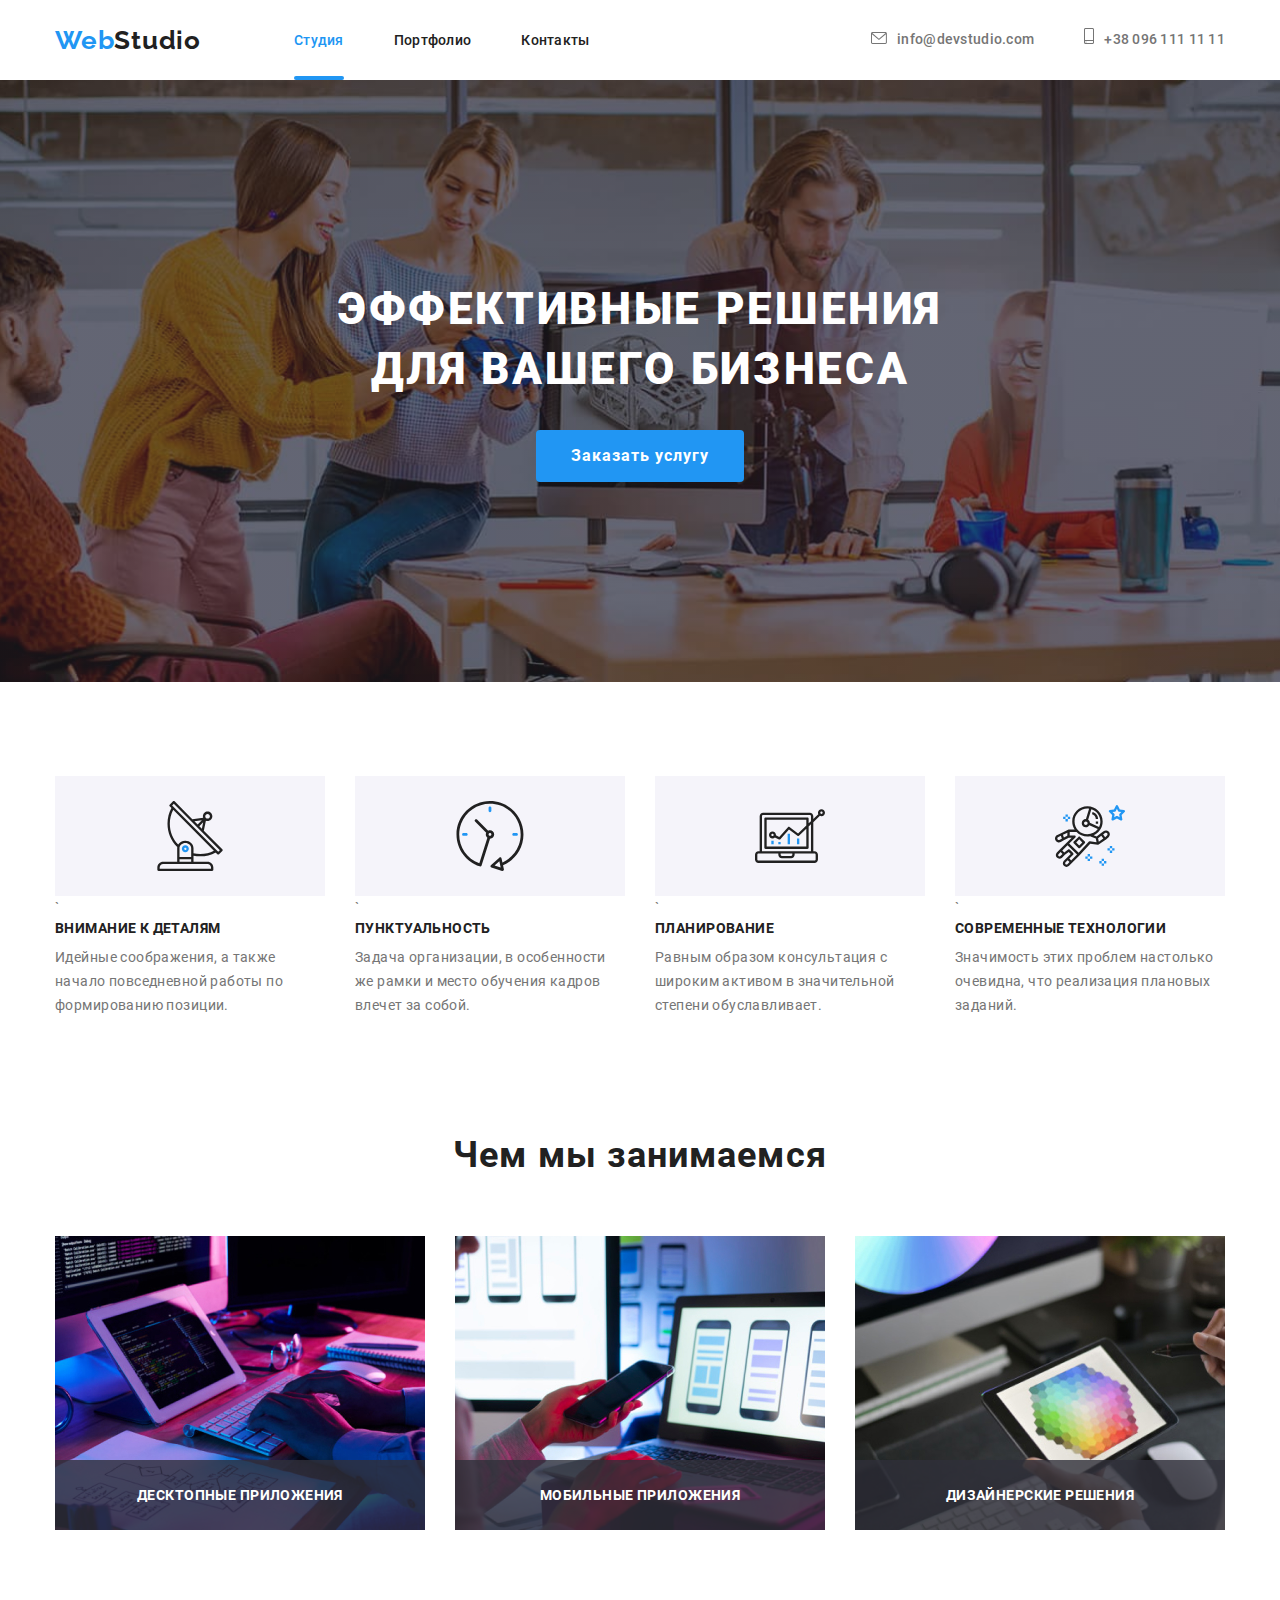
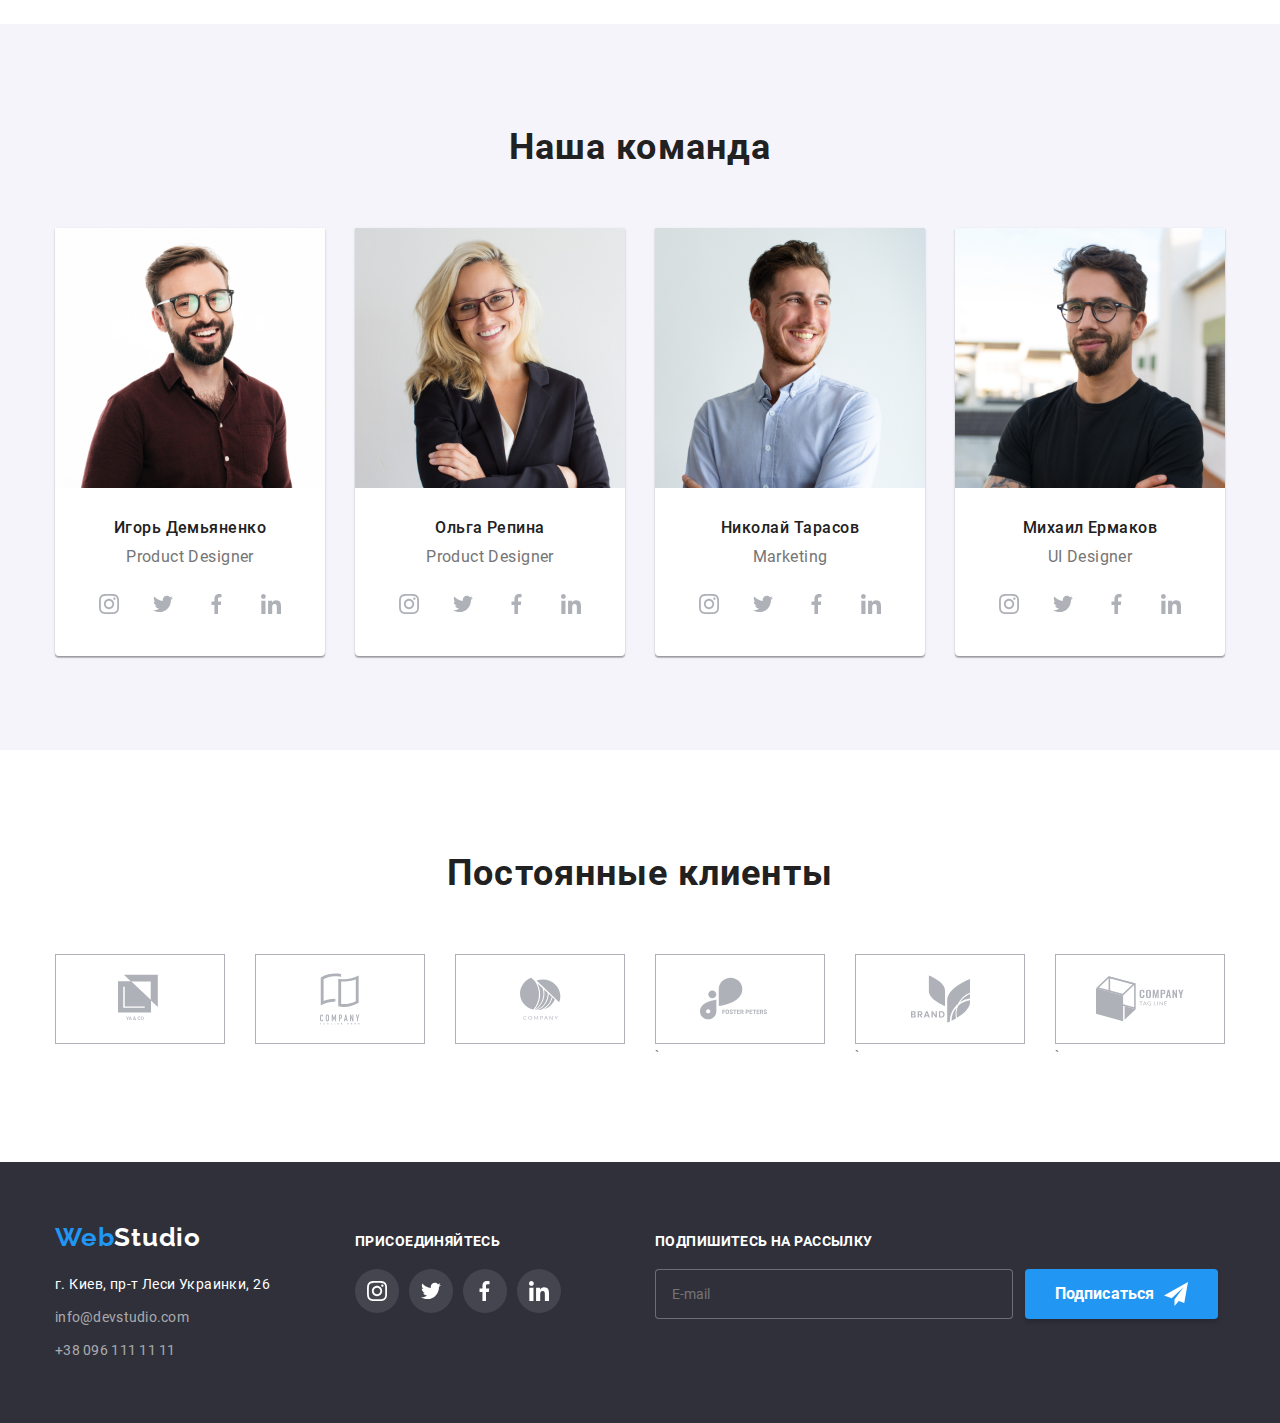
<file: index.html>
<!DOCTYPE html>
<html lang="ru">

<head>
    <meta charset="UTF-8">
    <meta name="viewport" content="width=device-width, initial-scale=1.0">
    <title>Студия</title>
    <link href="https://fonts.googleapis.com/css2?family=Raleway:wght@700&display=swap" rel="stylesheet">
    <link rel="stylesheet"
        href="https://cdnjs.cloudflare.com/ajax/libs/modern-normalize/1.0.0/modern-normalize.min.css">
    <link rel="stylesheet" href="./css/main.min.css">
</head>

<body>
    <header class="header">
        <div class="container header-container">
            <nav class="navigation">
                <a href="./index.html" class="logo"><span class="logo-accent">Web</span>Studio</a>
                <ul class="list menu">
                    <li class="menu-item"><a href="" class="link menu-link current">Студия</a></li>
                    <li class="menu-item"><a href="./portfolio.html" class="link menu-link">Портфолио</a></li>
                    <li class="menu-item"><a href="#contact" class="link menu-link">Контакты</a></li>
                </ul>
            </nav>

            <ul class="list contact-list">
                <li class="contact-item"><a href="mailto:info@devstudio.com" class="link mail-link"><svg
                            class="mail-icon">
                            <use href="./icons/sprite.svg#icon-e-mail"></use>
                        </svg>info@devstudio.com</a></li>
                <li class="contact-item"><a href="tel:+380961111111" class="link tel-link"><svg class="tel-icon">
                            <use href="./icons/sprite.svg#icon-tel"></use>
                        </svg>+38 096 111 11 11</a></li>
            </ul>
        </div>
    </header>

    <main>
        <section class="hero dark-bg ">
            <div class="container hero-content">
                <h1 class="title page-title">Эффективные решения для вашего бизнеса</h1>
                <button class="btn" data-modal-open>Заказать услугу</button>


            </div>
        </section>

        <section>
            <div class="container">
                <h2 hidden>Особенности</h2>
                <ul class="list special-list">
                    <li class="special-item">
                        <a class="special-icons-link" href="" target="_blank" rel="noopener noreferer">
                            <svg class="special-icons-svg">
                                <use href="./icons/sprite.svg#icon-antenna"></use>
                            </svg></a>`
                        <h3 class="title special-title">Внимание к деталям</h3>
                        <p>Идейные соображения, а также начало повседневной работы по формированию позиции.</p>
                    </li>
                    <li class="special-item">
                        <a class="special-icons-link" href="" target="_blank" rel="noopener noreferer">
                            <svg class="special-icons-svg">
                                <use href="./icons/sprite.svg#icon-clock"></use>
                            </svg></a>`
                        <h3 class="title special-title">Пунктуальность</h3>
                        <p>Задача организации, в особенности же рамки и место обучения кадров влечет за собой.</p>
                    </li>
                    <li class="special-item">
                        <a class="special-icons-link" href="" target="_blank" rel="noopener noreferer">
                            <svg class="special-icons-svg">
                                <use href="./icons/sprite.svg#icon-diagram"></use>
                            </svg></a>`
                        <h3 class="title special-title">Планирование</h3>
                        <p>Равным образом консультация с широким активом в значительной степени обуславливает.</p>
                    </li>
                    <li class="special-item">
                        <a class="special-icons-link" href="" target="_blank" rel="noopener noreferer">
                            <svg class="special-icons-svg">
                                <use href="./icons/sprite.svg#icon-astronaut"></use>
                            </svg></a>`
                        <h3 class="title special-title">Современные технологии</h3>
                        <p>Значимость этих проблем настолько очевидна, что реализация плановых заданий.</p>
                    </li>
                </ul>
            </div>
        </section>
        <section class="section no-padding">
            <div class="container">
                <h2 class="title section-title">Чем мы занимаемся</h2>
                <ul class="list work-list">

                    <li class="work-item">
                        <img src="./img/img-1.jpg" alt="" width="370">
                        <div class="work-item-shadowbox">
                            <p class="work-item-shadowbox-title">Десктопные приложения</p>
                        </div>
                    </li>

                    <li class="work-item">
                        <a href=""><img src="./img/img-2.jpg" alt="" width="370"></a>
                        <div class="work-item-shadowbox">
                            <p class="work-item-shadowbox-title">Мобильные приложения</p>
                        </div>
                    </li>
                    <li class="work-item">
                        <a href=""><img src="./img/img-3.jpg" alt="" width="370"></a>
                        <div class="work-item-shadowbox">
                            <p class="work-item-shadowbox-title">Дизайнерские решения</p>
                        </div>
                    </li>
                </ul>
            </div>
        </section>

        <section class="light-bg">
            <div class="container">
                <h2 class="title section-title">Наша команда</h2>
                <ul class="list team-list">
                    <li class="team-item">
                        <a class="team-gallery" href=""><img src="./img/img-4.jpg" alt="" width="270"></a>
                        <h3 class="item-title">Игорь Демьяненко</h3>
                        <p class="team-position" lang="en">Product Designer</p>
                        <div class="social-icons-block">
                            <ul class="list social-icons">
                                <li class="social-icons-item">
                                    <a class="social-icons-link" href="https://instagram.com/" target="_blank"
                                        rel="noopener noreferer" aria-label="Instagram">
                                        <svg class="social-icons-svg">
                                            <use href="./icons/sprite.svg#icon-instagram"></use>
                                        </svg>
                                    </a>
                                </li>
                                <li class="social-icons-item">
                                    <a class="social-icons-link" href="https://twitter.com/" target="_blank"
                                        rel="noopener noreferer" aria-label="Twitter">
                                        <svg class="social-icons-svg">
                                            <use href="./icons/sprite.svg#icon-twitter"></use>
                                        </svg>
                                    </a>
                                </li>
                                <li class="social-icons-item">
                                    <a class="social-icons-link" href="https://facebook.com/" target="_blank"
                                        rel="noopener noreferer" aria-label="Facebook">
                                        <svg class="social-icons-svg">
                                            <use href="./icons/sprite.svg#icon-vector"></use>
                                        </svg>
                                    </a>
                                </li>
                                <li class="social-icons-item">
                                    <a class="social-icons-link" href="https://linkedin.com/" target="_blank"
                                        rel="noopener noreferer" aria-label="Linkedin">
                                        <svg class="social-icons-svg">
                                            <use href="./icons/sprite.svg#icon-linkedin"></use>
                                        </svg>
                                    </a>
                                </li>
                            </ul>
                        </div>
                    </li>


                    <li class="team-item">
                        <a class="team-gallery" href=""><img src="./img/img-5.jpg" alt="" width="270"></a>
                        <h3 class="item-title">Ольга Репина</h3>
                        <p class="team-position" lang="en">Product Designer</p>
                        <div class="social-icons-block">
                            <ul class="list social-icons">
                                <li class="social-icons-item">
                                    <a class="social-icons-link" href="https://instagram.com/" target="_blank"
                                        rel="noopener noreferer" aria-label="Instagram">
                                        <svg class="social-icons-svg">
                                            <use href="./icons/sprite.svg#icon-instagram"></use>
                                        </svg>
                                    </a>
                                </li>
                                <li class="social-icons-item">
                                    <a class="social-icons-link" href="https://twitter.com/" target="_blank"
                                        rel="noopener noreferer" aria-label="Twitter">
                                        <svg class="social-icons-svg">
                                            <use href="./icons/sprite.svg#icon-twitter"></use>
                                        </svg>
                                    </a>
                                </li>
                                <li class="social-icons-item">
                                    <a class="social-icons-link" href="https://facebook.com/" target="_blank"
                                        rel="noopener noreferer" aria-label="Facebook">
                                        <svg class="social-icons-svg">
                                            <use href="./icons/sprite.svg#icon-vector"></use>
                                        </svg>
                                    </a>
                                </li>
                                <li class="social-icons-item">
                                    <a class="social-icons-link" href="https://linkedin.com/" target="_blank"
                                        rel="noopener noreferer" aria-label="Linkedin">
                                        <svg class="social-icons-svg">
                                            <use href="./icons/sprite.svg#icon-linkedin"></use>
                                        </svg>
                                    </a>
                                </li>
                            </ul>
                        </div>
                    </li>
                    <li class="team-item">
                        <a class="team-gallery" href=""><img src="./img/img-6.jpg" alt="" width="270"></a>
                        <h3 class="item-title">Николай Тарасов</h3>
                        <p class="team-position" lang="en">Marketing</p>
                        <div class="social-icons-block">
                            <ul class="list social-icons">
                                <li class="social-icons-item">
                                    <a class="social-icons-link" href="https://instagram.com/" target="_blank"
                                        rel="noopener noreferer" aria-label="Instagram">
                                        <svg class="social-icons-svg">
                                            <use href="./icons/sprite.svg#icon-instagram"></use>
                                        </svg>
                                    </a>
                                </li>
                                <li class="social-icons-item">
                                    <a class="social-icons-link" href="https://twitter.com/" target="_blank"
                                        rel="noopener noreferer" aria-label="Twitter">
                                        <svg class="social-icons-svg">
                                            <use href="./icons/sprite.svg#icon-twitter"></use>
                                        </svg>
                                    </a>
                                </li>
                                <li class="social-icons-item">
                                    <a class="social-icons-link" href="https://facebook.com/" target="_blank"
                                        rel="noopener noreferer" aria-label="Facebook">
                                        <svg class="social-icons-svg">
                                            <use href="./icons/sprite.svg#icon-vector"></use>
                                        </svg>
                                    </a>
                                </li>
                                <li class="social-icons-item">
                                    <a class="social-icons-link" href="https://linkedin.com/" target="_blank"
                                        rel="noopener noreferer" aria-label="Linkedin">
                                        <svg class="social-icons-svg">
                                            <use href="./icons/sprite.svg#icon-linkedin"></use>
                                        </svg>
                                    </a>
                                </li>
                            </ul>
                        </div>
                    </li>
                    <li class="team-item">
                        <a class="team-gallery" href=""><img src="./img/img-7.jpg" alt="" width="270"></a>
                        <h3 class="item-title">Михаил Ермаков</h3>
                        <p class="team-position" lang="en">UI Designer</p>
                        <div class="social-icons-block">
                            <ul class="list social-icons">
                                <li class="social-icons-item">
                                    <a class="social-icons-link" href="https://instagram.com/" target="_blank"
                                        rel="noopener noreferer" aria-label="Instagram">
                                        <svg class="social-icons-svg">
                                            <use href="./icons/sprite.svg#icon-instagram"></use>
                                        </svg>
                                    </a>
                                </li>
                                <li class="social-icons-item">
                                    <a class="social-icons-link" href="https://twitter.com/" target="_blank"
                                        rel="noopener noreferer" aria-label="Twitter">
                                        <svg class="social-icons-svg">
                                            <use href="./icons/sprite.svg#icon-twitter"></use>
                                        </svg>
                                    </a>
                                </li>
                                <li class="social-icons-item">
                                    <a class="social-icons-link" href="https://facebook.com/" target="_blank"
                                        rel="noopener noreferer" aria-label="Facebook">
                                        <svg class="social-icons-svg">
                                            <use href="./icons/sprite.svg#icon-vector"></use>
                                        </svg>
                                    </a>
                                </li>
                                <li class="social-icons-item">
                                    <a class="social-icons-link" href="https://linkedin.com/" target="_blank"
                                        rel="noopener noreferer" aria-label="Linkedin">
                                        <svg class="social-icons-svg">
                                            <use href="./icons/sprite.svg#icon-linkedin"></use>
                                        </svg>
                                    </a>
                                </li>
                            </ul>
                        </div>
                    </li>
                </ul>
            </div>
        </section>
        <section class="clients">
            <div class="container">
                <h2 class="title section-title">Постоянные клиенты</h2>
                <ul class="list clients-list">
                    <li class="clients-item">
                        <a class="clients-icons-link" href="" target="_blank" rel="noopener noreferer">
                            <svg class="clients-icons-svg" width="44px" hight="49px">
                                <use href="./icons/sprite.svg#icon-yaco"></use>
                            </svg>
                        </a>

                    </li>
                    <li class="clients-item">
                        <a class="clients-icons-link" href="" target="_blank" rel="noopener noreferer">
                            <svg class="clients-icons-svg" width="40px" hight="52px">
                                <use href="./icons/sprite.svg#icon-companytagline"></use>
                            </svg>
                        </a>
                    </li>
                    <li class="clients-item">
                        <a class="clients-icons-link" href="" target="_blank" rel="noopener noreferer">
                            <svg class="clients-icons-svg" width="41px" hight="42px">
                                <use href="./icons/sprite.svg#icon-company"></use>
                            </svg></a>
                    </li>
                    <li class="clients-item">
                        <a class="clients-icons-link" href="" target="_blank" rel="noopener noreferer">
                            <svg class="clients-icons-svg" width="80px" hight="42px">
                                <use href="./icons/sprite.svg#icon-foster"></use>
                            </svg></a>`
                    </li>
                    <li class="clients-item">
                        <a class="clients-icons-link" href="" target="_blank" rel="noopener noreferer">
                            <svg class="clients-icons-svg" width="59px" hight="47px">
                                <use href="./icons/sprite.svg#icon-brand"></use>
                            </svg></a>`
                    </li>
                    <li class="clients-item">
                        <a class="clients-icons-link" href="" target="_blank" rel="noopener noreferer">
                            <svg class="clients-icons-svg" width="88px" hight="45px">
                                <use href="./icons/sprite.svg#icon-tagline"></use>
                            </svg></a>`
                    </li>
                </ul>
            </div>
        </section>
    </main>
    <footer class="dark-bg footer">
        <div class="container footer-container">
            <div class="footer-widget">
                <a href="./index.html" class="logo footer-logo"><span class="logo-accent">Web</span>Studio</a>
                <address id="contact">
                    <p class="address">г. Киев, пр-т Леси Украинки, 26</p>
                    <ul class="list footer-contact">
                        <li class="footer-contact-item"><a href="mailto:info@devstudio.com"
                                class="link mail-link">info@devstudio.com</a>
                        </li>
                        <li class="footer-contact-item"><a href="tel:+380961111111" class="link tel-link">+38 096 111 11
                                11</a>
                        </li>
                    </ul>

                </address>
            </div>
            <div class="footer-widget">
                <b class="join">присоединяйтесь</b>
                <ul class="list social-icons-footer">
                    <li class="social-icons-item">
                        <a class="social-icons-link-footer" href="https://instagram.com/" target="_blank"
                            rel="noopener noreferer" aria-label="Instagram">
                            <svg class="social-icons-svg-footer">
                                <use href="./icons/sprite.svg#icon-instagram"></use>
                            </svg>
                        </a>
                    </li>
                    <li class="social-icons-item">
                        <a class="social-icons-link-footer" href="https://twitter.com/" target="_blank"
                            rel="noopener noreferer" aria-label="Twitter">
                            <svg class="social-icons-svg-footer">
                                <use href="./icons/sprite.svg#icon-twitter"></use>
                            </svg>
                        </a>
                    </li>
                    <li class="social-icons-item">
                        <a class="social-icons-link-footer" href="https://facebook.com/" target="_blank"
                            rel="noopener noreferer" aria-label="Facebook">
                            <svg class="social-icons-svg-footer">
                                <use href="./icons/sprite.svg#icon-vector"></use>
                            </svg>
                        </a>
                    </li>
                    <li class="social-icons-item">
                        <a class="social-icons-link-footer" href="https://linkedin.com/" target="_blank"
                            rel="noopener noreferer" aria-label="Linkedin">
                            <svg class="social-icons-svg-footer">
                                <use href="./icons/sprite.svg#icon-linkedin"></use>
                            </svg>
                        </a>
                    </li>
                </ul>

            </div>
            <div class="footer-widget">

                <b class="join">ПОДПИШИТЕСЬ НА РАССЫЛКУ</b>

                <div class="wrap-form">
                    <form action="#" class="form-footer">
                        <input type="email" name="email" placeholder="E-mail" id="" class="input-footer">
                    </form>
                    <button class="button-footer">Подписаться
                    </button>
                </div>

            </div>
        </div>
    </footer>
    <div class="backdrop is-hidden" data-modal>
        <div class="modal-box">

            <button class="btn-close" data-modal-close>
                <svg class="modal-icon-svg">
                    <use href="./icons/sprite.svg#icon-close-black-18dp"></use>
                </svg>
            </button>

            <h3 class="modal-title">Оставьте свои данные, мы вам перезвоним</h3>
            <form action="">
                <div class="modal-input-group">
                    <label for="input-name">Имя</label>
                    <input id="input-name" name="name" type="text">
                    <div class="modal-input-ico">
                        <svg width="12" height="12">
                            <use href="./icons/sprite.svg#icon-user"></use>
                        </svg>
                    </div>
                </div>
                <div class="modal-input-group">
                    <label for="input-phone">Телефон</label>
                    <input id="input-phone" name="phone" type="text">
                    <div class="modal-input-ico">
                        <svg width="14" height="13">
                            <use href="./icons/sprite.svg#icon-phone"></use>
                        </svg>
                    </div>
                </div>
                <div class="modal-input-group">
                    <label for="input-mail">Почта</label>
                    <input id="input-mail" name="mail" type="text">
                    <div class="modal-input-ico">
                        <svg width="16" height="12">
                            <use href="./icons/sprite.svg#icon-email"></use>
                        </svg>
                    </div>
                </div>
                <div class="modal-input-group">
                    <label for="input-comment">Комментарий</label>
                    <textarea id="input-comment" name="comment" placeholder="Введите текст"></textarea>
                </div>

                <div class="modal-agree">
                    <input id="input-agree" name="agree" type="checkbox">
                    <label for="input-agree">Соглашаюсь с рассылкой и принимаю <a href="">Условия договора</a></label>
                </div>
                <button class="modal-btn-send">Отправить</button>
            </form>

        </div>
    </div>
    <script src="./js/modal.js"></script>
</body>

</html>
</file>
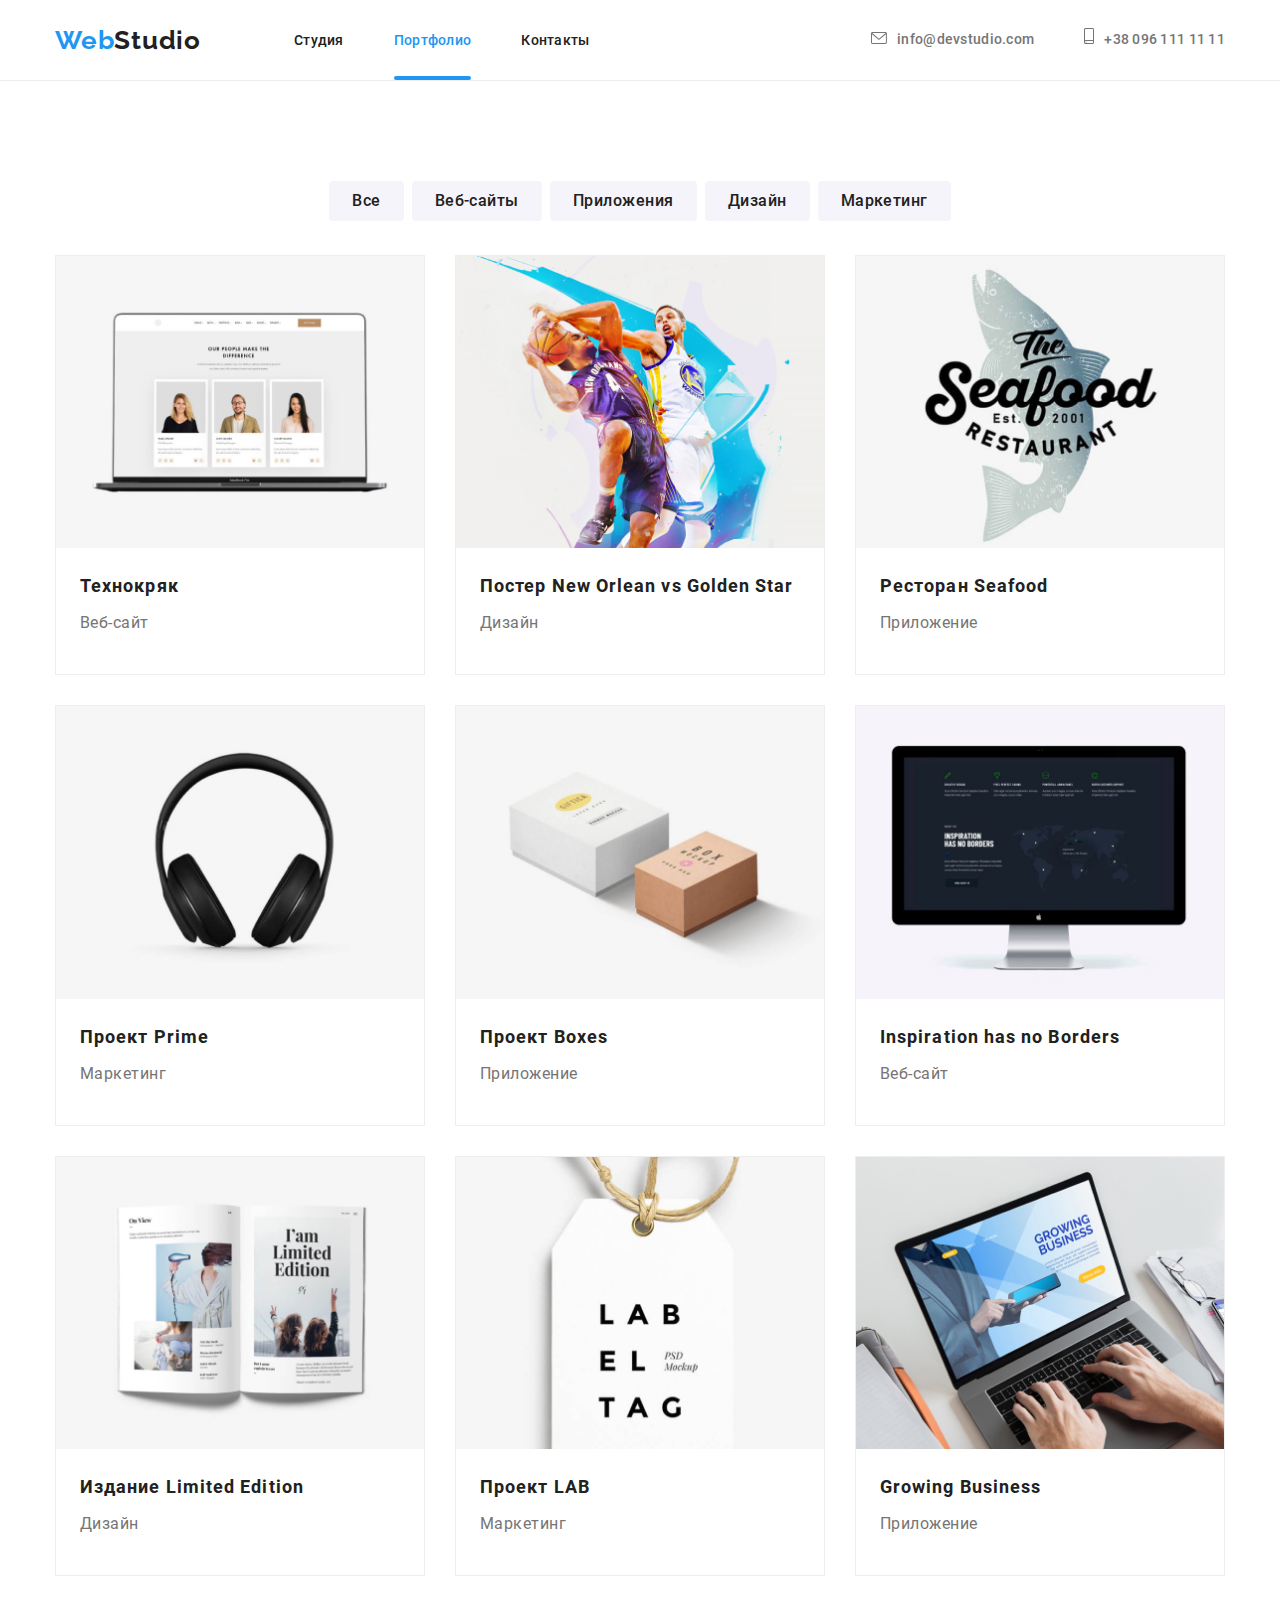
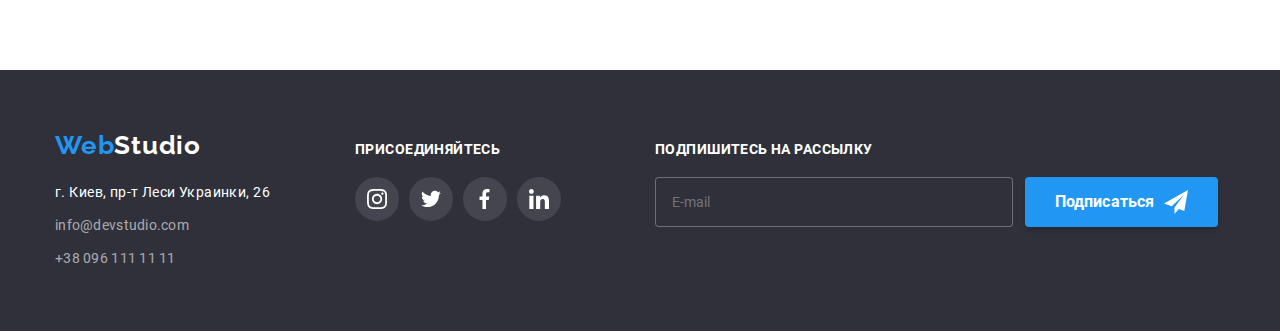
<file: portfolio.html>
<!DOCTYPE html>
<html lang="ru">

<head>
    <meta charset="UTF-8">
    <meta name="viewport" content="width=device-width, initial-scale=1.0">
    <title>Портфолио</title>
    <link href="https://fonts.googleapis.com/css2?family=Raleway:wght@700&display=swap" rel="stylesheet">
    <link rel="stylesheet"
        href="https://cdnjs.cloudflare.com/ajax/libs/modern-normalize/1.0.0/modern-normalize.min.css">
    <link rel="stylesheet" href="./css/portfolio.css">
</head>

<body>
    <header class="header">
        <div class="container header-container">
            <nav class="navigation">
                <a href="./index.html" class="logo"><span class="logo-accent">Web</span>Studio</a>
                <ul class="menu list">
                    <li class="menu-item"><a href="./index.html" class="link menu-link">Студия</a></li>
                    <li class="menu-item"><a href="" class="link menu-link current">Портфолио</a></li>
                    <li class="menu-item"><a href="#contact" class="link menu-link">Контакты</a></li>
                </ul>
            </nav>

            <ul class="list contact-list">
                <li class="contact-item"><a href="mailto:info@devstudio.com" class="link mail-link"><svg
                            class="mail-icon">
                            <use href="./icons/sprite.svg#icon-e-mail"></use>
                        </svg>info@devstudio.com</a></li>
                <li class="contact-item"><a href="tel:+380961111111" class="link tel-link"><svg class="tel-icon">
                            <use href="./icons/sprite.svg#icon-tel"></use>
                        </svg>+38 096 111 11 11</a></li>
            </ul>
        </div>
    </header>

    <main>
        <section class="portfolio-nav">
            <div class="container">
                <ul class="list portfolio-list">
                    <li class="portfolio-item"><button type="button" class="btn">Все</button></li>
                    <li class="portfolio-item"><button type="button" class="btn">Веб-сайты</button></li>
                    <li class="portfolio-item"><button type="button" class="btn">Приложения</button></li>
                    <li class="portfolio-item"><button type="button" class="btn">Дизайн</button></li>
                    <li class="portfolio-item"><button type="button" class="btn">Маркетинг</button></li>
                </ul>

                <h1 hidden>Проекты</h1>
                <ul class="list project-list">
                    <li class="project-item">
                        <a class="team-gallery" href="">
                            <div class="thumb">
                                <img src="./img/img-8.jpg" alt="" width="370" height="294">
                                <p class="text-overlay">Технокряк это современная площадка распространения коронавируса.
                                    Компании используют эту платформу для цифрового
                                    шпионажа и атак на защищённые сервера конкурентов.</p>
                            </div>
                            <div class="project-text">
                                <h2 class="project-title">Технокряк</h2>
                                <p class="project-position">Веб-сайт</p>
                            </div>
                        </a>
                    </li>
                    <li class="project-item">
                        <a class="team-gallery" href="">
                            <div class="thumb">
                                <img src="./img/img-9.jpg" alt="" width="370">
                                <p class="text-overlay">Технокряк это современная площадка распространения коронавируса.
                                    Компании используют эту платформу для цифрового
                                    шпионажа и атак на защищённые сервера конкурентов.</p>
                            </div>
                            <div class="project-text">
                                <h2 class="project-title">Постер New Orlean vs Golden Star</h2>
                                <p class="project-position">Дизайн</p>
                            </div>
                        </a>
                    </li>
                    <li class="project-item">
                        <a class="team-gallery" href="">
                            <div class="thumb">
                                <img src="./img/img-10.jpg" alt="" width="370">
                                <p class="text-overlay">Технокряк это современная площадка распространения коронавируса.
                                    Компании используют эту платформу для цифрового
                                    шпионажа и атак на защищённые сервера конкурентов.</p>
                            </div>
                            <div class="project-text">
                                <h2 class="project-title">Ресторан Seafood</h2>
                                <p class="project-position">Приложение</p>
                            </div>
                        </a>
                    </li>
                    <li class="project-item">
                        <a class="team-gallery" href="">
                            <div class="thumb">
                                <img src="./img/img-11.jpg" alt="" width="370">
                                <p class="text-overlay">Технокряк это современная площадка распространения коронавируса.
                                    Компании используют эту платформу для цифрового
                                    шпионажа и атак на защищённые сервера конкурентов.</p>
                            </div>
                            <div class="project-text">
                                <h2 class="project-title">Проект Prime</h2>
                                <p class="project-position">Маркетинг</p>
                            </div>
                        </a>
                    </li>
                    <li class="project-item">
                        <a class="team-gallery" href="">
                            <div class="thumb">
                                <img src="./img/img-12.jpg" alt="" width="370">
                                <p class="text-overlay">Технокряк это современная площадка распространения коронавируса.
                                    Компании используют эту платформу для цифрового
                                    шпионажа и атак на защищённые сервера конкурентов.</p>
                            </div>
                            <div class="project-text">
                                <h2 class="project-title">Проект Boxes</h2>
                                <p class="project-position">Приложение</p>
                            </div>
                        </a>
                    </li>
                    <li class="project-item">
                        <a class="team-gallery" href="">
                            <div class="thumb">
                                <img src="./img/img-13.jpg" alt="" width="370">
                                <p class="text-overlay">Технокряк это современная площадка распространения коронавируса.
                                    Компании используют эту платформу для цифрового
                                    шпионажа и атак на защищённые сервера конкурентов.</p>
                            </div>
                            <div class="project-text">
                                <h2 class="project-title">Inspiration has no Borders</h2>
                                <p class="project-position">Веб-сайт</p>
                            </div>
                        </a>
                    </li>
                    <li class="project-item">
                        <a class="team-gallery" href="">
                            <div class="thumb">
                                <img src="./img/img-14.jpg" alt="" width="370">
                                <p class="text-overlay">Технокряк это современная площадка распространения коронавируса.
                                    Компании используют эту платформу для цифрового
                                    шпионажа и атак на защищённые сервера конкурентов.</p>
                            </div>
                            <div class="project-text">
                                <h2 class="project-title">Издание Limited Edition</h2>
                                <p class="project-position">Дизайн</p>
                            </div>
                        </a>
                    </li>
                    <li class="project-item">
                        <a class="team-gallery" href="">
                            <div class="thumb">
                                <img src="./img/img-15.jpg" alt="" width="370">
                                <p class="text-overlay">Технокряк это современная площадка распространения коронавируса.
                                    Компании используют эту платформу для цифрового
                                    шпионажа и атак на защищённые сервера конкурентов.</p>
                            </div>
                            <div class="project-text">
                                <h2 class="project-title">Проект LAB</h2>
                                <p class="project-position">Маркетинг</p>
                            </div>
                        </a>
                    </li>
                    <li class="project-item">
                        <a class="team-gallery" href="">
                            <div class="thumb">
                                <img src="./img/img-16.jpg" alt="" width="370">
                                <p class="text-overlay">Технокряк это современная площадка распространения коронавируса.
                                    Компании используют эту платформу для цифрового
                                    шпионажа и атак на защищённые сервера конкурентов.</p>
                            </div>
                            <div class="project-text">
                                <h2 class="project-title">Growing Business</h2>
                                <p class="project-position">Приложение</p>
                            </div>
                        </a>
                    </li>
                </ul>
            </div>
        </section>
    </main>
    <footer class="dark-bg footer">
        <div class="container footer-container">
            <div class="footer-widget">
                <a href="./index.html" class="logo footer-logo"><span class="logo-accent">Web</span>Studio</a>
                <address id="contact">
                    <p class="address">г. Киев, пр-т Леси Украинки, 26</p>
                    <ul class="list footer-contact">
                        <li class="footer-contact-item"><a href="mailto:info@devstudio.com"
                                class="link mail-link">info@devstudio.com</a>
                        </li>
                        <li class="footer-contact-item"><a href="tel:+380961111111" class="link tel-link">+38 096 111 11
                                11</a>
                        </li>
                    </ul>

                </address>
            </div>
            <div class="footer-widget">
                <b class="join">присоединяйтесь</b>
                <ul class="list social-icons-footer">
                    <li class="social-icons-item">
                        <a class="social-icons-link-footer" href="https://instagram.com/" target="_blank"
                            rel="noopener noreferer" aria-label="Instagram">
                            <svg class="social-icons-svg-footer">
                                <use href="./icons/sprite.svg#icon-instagram"></use>
                            </svg>
                        </a>
                    </li>
                    <li class="social-icons-item">
                        <a class="social-icons-link-footer" href="https://twitter.com/" target="_blank"
                            rel="noopener noreferer" aria-label="Twitter">
                            <svg class="social-icons-svg-footer">
                                <use href="./icons/sprite.svg#icon-twitter"></use>
                            </svg>
                        </a>
                    </li>
                    <li class="social-icons-item">
                        <a class="social-icons-link-footer" href="https://facebook.com/" target="_blank"
                            rel="noopener noreferer" aria-label="Facebook">
                            <svg class="social-icons-svg-footer">
                                <use href="./icons/sprite.svg#icon-vector"></use>
                            </svg>
                        </a>
                    </li>
                    <li class="social-icons-item">
                        <a class="social-icons-link-footer" href="https://linkedin.com/" target="_blank"
                            rel="noopener noreferer" aria-label="Linkedin">
                            <svg class="social-icons-svg-footer">
                                <use href="./icons/sprite.svg#icon-linkedin"></use>
                            </svg>
                        </a>
                    </li>
                </ul>

            </div>
            <div class="footer-widget">

                <b class="join">ПОДПИШИТЕСЬ НА РАССЫЛКУ</b>

                <div class="wrap-form">
                    <form action="#" class="form-footer">
                        <input type="email" name="email" placeholder="E-mail" id="" class="input-footer">
                    </form>
                    <button class="button-footer">Подписаться
                    </button>
                </div>

            </div>
        </div>
    </footer>
</body>

</html>
</file>
<file: css/portfolio.css>
@font-face {
  font-family: "Roboto";
  font-style: normal;
  font-weight: 400;
  src: url("../fonts/Roboto/roboto-v20-latin_cyrillic-regular.eot");
  src: local("Roboto"), local("Roboto-Regular"), url("../fonts/Roboto/roboto-v20-latin_cyrillic-regular.eot?#iefix") format("embedded-opentype"), url("../fonts/Roboto/roboto-v20-latin_cyrillic-regular.woff2") format("woff2"), url("../fonts/Roboto/roboto-v20-latin_cyrillic-regular.woff") format("woff"), url("../fonts/Roboto/roboto-v20-latin_cyrillic-regular.ttf") format("truetype"), url("../fonts/Roboto/roboto-v20-latin_cyrillic-regular.svg#Roboto") format("svg");
}

/* roboto-500 - latin_cyrillic */
@font-face {
  font-family: "Roboto";
  font-style: normal;
  font-weight: 500;
  src: url("../fonts/Roboto/roboto-v20-latin_cyrillic-500.eot");
  src: local("Roboto Medium"), local("Roboto-Medium"), url("../fonts/Roboto/roboto-v20-latin_cyrillic-500.eot?#iefix") format("embedded-opentype"), url("../fonts/Roboto/roboto-v20-latin_cyrillic-500.woff2") format("woff2"), url("../fonts/Roboto/roboto-v20-latin_cyrillic-500.woff") format("woff"), url("../fonts/Roboto/roboto-v20-latin_cyrillic-500.ttf") format("truetype"), url("../fonts/Roboto/roboto-v20-latin_cyrillic-500.svg#Roboto") format("svg");
}

/* roboto-700 - latin_cyrillic */
@font-face {
  font-family: "Roboto";
  font-style: normal;
  font-weight: 700;
  src: url("../fonts/Roboto/roboto-v20-latin_cyrillic-700.eot");
  src: local("Roboto Bold"), local("Roboto-Bold"), url("../fonts/Roboto/roboto-v20-latin_cyrillic-700.eot?#iefix") format("embedded-opentype"), url("../fonts/Roboto/roboto-v20-latin_cyrillic-700.woff2") format("woff2"), url("../fonts/Roboto/roboto-v20-latin_cyrillic-700.woff") format("woff"), url("../fonts/Roboto/roboto-v20-latin_cyrillic-700.ttf") format("truetype"), url("../fonts/Roboto/roboto-v20-latin_cyrillic-700.svg#Roboto") format("svg");
}

/* roboto-900 - latin_cyrillic */
@font-face {
  font-family: "Roboto";
  font-style: normal;
  font-weight: 900;
  src: url("../fonts/Roboto/roboto-v20-latin_cyrillic-900.eot");
  src: local("Roboto Black"), local("Roboto-Black"), url("../fonts/Roboto/roboto-v20-latin_cyrillic-900.eot?#iefix") format("embedded-opentype"), url("../fonts/Roboto/roboto-v20-latin_cyrillic-900.woff2") format("woff2"), url("../fonts/Roboto/roboto-v20-latin_cyrillic-900.woff") format("woff"), url("../fonts/Roboto/roboto-v20-latin_cyrillic-900.ttf") format("truetype"), url("../fonts/Roboto/roboto-v20-latin_cyrillic-900.svg#Roboto") format("svg");
}

html {
  box-sizing: border-box;
}

*,
*::before,
*::after {
  box-sizing: inherit;
}

body {
  font-family: "Roboto", sans-serif;
  font-size: 14px;
  font-weight: 400;
  line-height: 1.714;
  letter-spacing: 0.03em;
  color: #757575;
}

h1,
h2,
h3,
p {
  margin-top: 0;
}

img {
  display: block;
  max-width: 100%;
  height: auto;
}

address {
  font-style: normal;
}

.container {
  width: 1200px;
  padding-left: 15px;
  padding-right: 15px;
  margin-left: auto;
  margin-right: auto;
}

.title {
  font-family: inherit;
  color: #212121;
}

.page-title {
  margin-bottom: 30px;
  font-size: 44px;
  font-weight: 900;
  line-height: 1.363;
  letter-spacing: 0.06em;
  text-transform: uppercase;
}

.item-title {
  margin-bottom: 10px;
  font-size: 16px;
  font-weight: 500;
  line-height: 1.187;
  letter-spacing: 0.03em;
  color: #212121;
}

.list {
  list-style: none;
  padding: 0;
  margin: 0;
}

.link {
  color: inherit;
  text-decoration: none;
}

.link:hover, .link:focus {
  transition: cubic-bezier(0.4, 0, 0.2, 1);
  transition-duration: 250ms;
  color: #2196f3;
}

.menu {
  display: flex;
  margin-left: 93px;
}

.menu-item:not(:last-child) {
  margin-right: 50px;
}

.menu-link {
  display: block;
  padding-top: 32px;
  padding-bottom: 32px;
  font-size: 14px;
  font-weight: 500;
  line-height: 1.142;
  letter-spacing: 0.02em;
  color: #212121;
}

.current {
  color: #2196f3;
  position: relative;
}

.current::after {
  content: "";
  display: block;
  width: 100%;
  height: 4px;
  border-radius: 2px;
  background-color: #2196f3;
  position: absolute;
  margin-left: auto;
  margin-right: auto;
  bottom: 0;
}

.btn {
  display: inline-block;
  padding: 6px 22px;
  border-radius: 4px;
  border: 1px solid transparent;
  font-family: inherit;
  font-size: 16px;
  font-weight: 500;
  line-height: 1.625;
  letter-spacing: 0.03em;
  text-align: center;
  color: #212121;
  background-color: #f5f4fa;
}

.btn:hover, .btn:focus {
  transition: cubic-bezier(0.4, 0, 0.2, 1);
  transition-duration: 250ms;
  color: #ffffff;
  background-color: #2196f3;
  outline: none;
  box-shadow: 0px 3px 1px rgba(0, 0, 0, 0.1), 0px 1px 2px rgba(0, 0, 0, 0.08), 0px 2px 2px rgba(0, 0, 0, 0.12);
}

.btn:active {
  transition: cubic-bezier(0.4, 0, 0.2, 1);
  transition-duration: 250ms;
  box-shadow: 0px 4px 4px rgba(0, 0, 0, 0.25);
  outline: none;
  color: #212121;
  background-color: #f5f4fa;
}

.logo {
  font-family: "Raleway", sans-serif;
  font-size: 26px;
  font-weight: 700;
  line-height: 1.192;
  letter-spacing: 0.03em;
  color: #212121;
  text-decoration: none;
}

.logo-accent {
  color: #2196f3;
}

.social-icons-block {
  margin: 16px 32px 30px 32px;
}

.social-icons {
  display: flex;
  justify-content: center;
}

.social-icons-item:not(:last-child) {
  margin-right: 10px;
}

.social-icons-link {
  display: flex;
  justify-content: center;
  align-items: center;
  width: 44px;
  height: 44px;
  background-color: #ffffff;
  border-radius: 50%;
}

.social-icons-svg {
  width: 20px;
  height: 20px;
  fill: #afb1b8;
}

.social-icons-link:hover,
.social-icons-link:focus {
  transition: cubic-bezier(0.4, 0, 0.2, 1);
  transition-duration: 250ms;
  background-color: #2196f3;
}

.social-icons-link:hover .social-icons-svg,
.social-icons-link:focus .social-icons-svg {
  transition: cubic-bezier(0.4, 0, 0.2, 1);
  transition-duration: 250ms;
  fill: #ffffff;
}

.contact-list {
  display: flex;
}

.contact-item:not(:last-child) {
  margin-right: 50px;
}

.mail-link,
.tel-link {
  font-size: 14px;
  font-weight: 500;
  line-height: 1.142;
  letter-spacing: 0.02em;
}

.mail-icon {
  display: inline-flex;
  justify-content: center;
  align-items: center;
  margin-right: 10px;
  margin-top: auto;
  margin-bottom: auto;
  width: 16px;
  height: 12px;
  fill: #757575;
}

.tel-icon {
  display: inline-flex;
  justify-content: center;
  align-items: center;
  margin-right: 10px;
  margin-top: auto;
  margin-bottom: auto;
  width: 10px;
  height: 16px;
  fill: #757575;
}

.contact-item:hover,
.contact-item:focus {
  transition: cubic-bezier(0.4, 0, 0.2, 1);
  transition-duration: 250ms;
  fill: #2196f3;
}

.contact-item:hover .mail-icon,
.contact-item:focus .mail-icon {
  transition: cubic-bezier(0.4, 0, 0.2, 1);
  transition-duration: 250ms;
  fill: #2196f3;
}

.contact-item:hover .tel-icon,
.contact-item:focus .tel-icon {
  transition: cubic-bezier(0.4, 0, 0.2, 1);
  transition-duration: 250ms;
  fill: #2196f3;
}

section {
  padding-top: 94px;
  padding-bottom: 94px;
}

.section.no-padding {
  padding-top: 0;
}

.section-title {
  margin-bottom: 50px;
  font-size: 36px;
  font-weight: 700;
  line-height: 1.666;
  letter-spacing: 0.03em;
  text-align: center;
}

.header-container {
  display: flex;
  justify-content: flex-start;
  align-items: center;
}

.navigation {
  display: flex;
  align-items: center;
  margin-right: auto;
}

.portfolio-nav {
  background-color: #ffffff;
  border-top: 1px solid #ececec;
  padding-top: 100px;
}

.portfolio-list {
  display: flex;
  justify-content: center;
  align-items: center;
  margin-bottom: 34px;
}

.portfolio-item:not(:last-child) {
  margin-right: 8px;
}

.project-list {
  display: flex;
  flex-wrap: wrap;
}

.team-gallery {
  display: block;
  /* margin-bottom: 20px; */
  text-decoration: none;
}

.team-gallery:hover, .team-gallery:focus {
  box-shadow: 0px 1px 1px rgba(0, 0, 0, 0.12), 0px 4px 4px rgba(0, 0, 0, 0.06), 1px 4px 6px rgba(0, 0, 0, 0.16);
  transition: cubic-bezier(0.4, 0, 0.2, 1);
  transition-duration: 250ms;
}

.thumb {
  position: relative;
  overflow: hidden;
}

.text-overlay {
  position: absolute;
  margin: 0;
  padding: 63px 24px;
  top: 0;
  bottom: 0;
  width: 100%;
  height: 100%;
  transform: translateY(100%);
  /* transition: transform 250ms cubic-bezier(0.4, 0, 0.2, 1); */
  font-size: 18px;
  font-weight: 400;
  line-height: 1.56;
  letter-spacing: 0.03em;
  color: #ffffff;
}

.team-gallery:hover .text-overlay,
.team-gallery:focus .text-overlay {
  transform: translateY(0);
  transition: cubic-bezier(0.4, 0, 0.2, 1);
  transition-duration: 250ms;
  background-color: #2196f3;
}

.project-item {
  /* display: block; */
  width: calc((100% - 60px) / 3);
  margin-right: 30px;
  margin-bottom: 30px;
  border: 1px solid #eeeeee;
  background-color: #ffffff;
}

.project-item:nth-child(3n) {
  margin-right: 0;
}

.project-item:nth-last-child(-n + 3) {
  margin-bottom: 0;
}

.project-text {
  /* display: block; */
  padding: 20px 24px;
}

.project-title {
  margin-bottom: 4px;
  font-family: inherit;
  font-size: 18px;
  font-weight: 700;
  line-height: 2;
  letter-spacing: 0.06em;
  color: #212121;
}

.project-position {
  font-size: 16px;
  font-weight: 400;
  line-height: 1.87;
  letter-spacing: 0.03em;
  color: #757575;
}

.footer {
  padding-top: 60px;
  padding-bottom: 60px;
}

.footer-container {
  display: flex;
  align-items: baseline;
  justify-content: space-between;
}

.footer-widget {
  width: calc((50% - 45px) / 2);
}

.footer-widget:last-child {
  width: calc(50% - 15px);
}

.footer-logo {
  display: block;
  margin-bottom: 20px;
}

.address {
  margin: 0;
  margin-bottom: 9px;
}

.footer-contact .footer-contact-item:not(:last-child) {
  margin-bottom: 9px;
}

.join {
  display: block;
  margin-bottom: 20px;
  font-size: 14px;
  font-weight: 700;
  line-height: 1.142;
  letter-spacing: 0.03em;
  text-transform: uppercase;
  color: #ffffff;
}

.social-icons-footer {
  display: flex;
}

.social-icons-link-footer {
  display: flex;
  justify-content: center;
  align-items: center;
  width: 44px;
  height: 44px;
  background: rgba(255, 255, 255, 0.1);
  border-radius: 50%;
}

.social-icons-link-footer:hover, .social-icons-link-footer:focus {
  transition: cubic-bezier(0.4, 0, 0.2, 1);
  transition-duration: 250ms;
  background-color: #2196f3;
}

.social-icons-svg-footer {
  width: 20px;
  height: 20px;
  fill: #ffffff;
}

.dark-bg {
  background-color: #2f303a;
  color: #ffffff;
}

.dark-bg .page-title,
.dark-bg .btn,
.dark-bg .logo {
  color: #ffffff;
}

.dark-bg .mail-link,
.dark-bg .tel-link {
  font-weight: 400;
  color: rgba(255, 255, 255, 0.6);
}

.wrap-form {
  display: flex;
  align-items: center;
}

.form-footer {
  display: block;
  margin-right: 12px;
}

.input-footer {
  width: 358px;
  height: 50px;
  border: 1px solid rgba(255, 255, 255, 0.3);
  background-color: #2f303a;
  border-radius: 4px;
  padding-left: 16px;
  color: rgba(255, 255, 255, 0.6);
  outline: none;
}

.button-footer {
  display: inline-flex;
  align-items: center;
  cursor: pointer;
  height: 50px;
  padding-left: 30px;
  padding-right: 30px;
  background: #2196f3;
  border: 0;
  box-shadow: 0px 4px 4px rgba(0, 0, 0, 0.15);
  border-radius: 4px;
  color: #fff;
  font-size: 16px;
  font-weight: 700;
  line-height: 1.875;
  letter-spacing: 0.006em;
  text-align: center;
  outline: none;
}

.button-footer::after {
  content: "";
  display: inline-block;
  width: 24px;
  height: 24px;
  margin-left: 10px;
  margin-right: 0;
  background-image: url(../icons/gitignore.svg);
  background-size: contain;
  background-repeat: no-repeat;
}
/*# sourceMappingURL=portfolio.css.map */
</file>
<file: css/main.min.css>
@font-face{font-family:"Roboto";font-style:normal;font-weight:400;src:url("../fonts/Roboto/roboto-v20-latin_cyrillic-regular.eot");src:local("Roboto"),local("Roboto-Regular"),url("../fonts/Roboto/roboto-v20-latin_cyrillic-regular.eot?#iefix") format("embedded-opentype"),url("../fonts/Roboto/roboto-v20-latin_cyrillic-regular.woff2") format("woff2"),url("../fonts/Roboto/roboto-v20-latin_cyrillic-regular.woff") format("woff"),url("../fonts/Roboto/roboto-v20-latin_cyrillic-regular.ttf") format("truetype"),url("../fonts/Roboto/roboto-v20-latin_cyrillic-regular.svg#Roboto") format("svg")}@font-face{font-family:"Roboto";font-style:normal;font-weight:500;src:url("../fonts/Roboto/roboto-v20-latin_cyrillic-500.eot");src:local("Roboto Medium"),local("Roboto-Medium"),url("../fonts/Roboto/roboto-v20-latin_cyrillic-500.eot?#iefix") format("embedded-opentype"),url("../fonts/Roboto/roboto-v20-latin_cyrillic-500.woff2") format("woff2"),url("../fonts/Roboto/roboto-v20-latin_cyrillic-500.woff") format("woff"),url("../fonts/Roboto/roboto-v20-latin_cyrillic-500.ttf") format("truetype"),url("../fonts/Roboto/roboto-v20-latin_cyrillic-500.svg#Roboto") format("svg")}@font-face{font-family:"Roboto";font-style:normal;font-weight:700;src:url("../fonts/Roboto/roboto-v20-latin_cyrillic-700.eot");src:local("Roboto Bold"),local("Roboto-Bold"),url("../fonts/Roboto/roboto-v20-latin_cyrillic-700.eot?#iefix") format("embedded-opentype"),url("../fonts/Roboto/roboto-v20-latin_cyrillic-700.woff2") format("woff2"),url("../fonts/Roboto/roboto-v20-latin_cyrillic-700.woff") format("woff"),url("../fonts/Roboto/roboto-v20-latin_cyrillic-700.ttf") format("truetype"),url("../fonts/Roboto/roboto-v20-latin_cyrillic-700.svg#Roboto") format("svg")}@font-face{font-family:"Roboto";font-style:normal;font-weight:900;src:url("../fonts/Roboto/roboto-v20-latin_cyrillic-900.eot");src:local("Roboto Black"),local("Roboto-Black"),url("../fonts/Roboto/roboto-v20-latin_cyrillic-900.eot?#iefix") format("embedded-opentype"),url("../fonts/Roboto/roboto-v20-latin_cyrillic-900.woff2") format("woff2"),url("../fonts/Roboto/roboto-v20-latin_cyrillic-900.woff") format("woff"),url("../fonts/Roboto/roboto-v20-latin_cyrillic-900.ttf") format("truetype"),url("../fonts/Roboto/roboto-v20-latin_cyrillic-900.svg#Roboto") format("svg")}html{box-sizing:border-box}*,*::before,*::after{box-sizing:inherit}body{font-family:"Roboto", sans-serif;font-size:14px;font-weight:400;line-height:1.714;letter-spacing:.03em;color:#757575}h1,h2,h3,p{margin-top:0}img{display:block;max-width:100%;height:auto}address{font-style:normal}.container{width:1200px;padding-left:15px;padding-right:15px;margin-left:auto;margin-right:auto}.title{font-family:inherit;color:#212121}.page-title{margin-bottom:30px;font-size:44px;font-weight:900;line-height:1.363;letter-spacing:.06em;text-transform:uppercase}.item-title{margin-bottom:10px;font-size:16px;font-weight:500;line-height:1.187;letter-spacing:.03em;color:#212121}.list{list-style:none;padding:0;margin:0}.link{color:inherit;text-decoration:none}.link:hover,.link:focus{transition:cubic-bezier(0.4, 0, 0.2, 1);transition-duration:250ms;color:#2196f3}.btn{display:inline-block;background-color:#2196f3;border-radius:4px;padding:10px 34px;min-width:200px;text-align:center;border:1px solid transparent;font-family:inherit;font-size:16px;font-weight:700;line-height:1.875;letter-spacing:.06em;align-items:center;color:#212121}.menu{display:flex;margin-left:93px}.menu-item:not(:last-child){margin-right:50px}.menu-link{display:block;padding-top:32px;padding-bottom:32px;font-size:14px;font-weight:500;line-height:1.142;letter-spacing:.02em;color:#212121}.current{color:#2196f3;position:relative}.current::after{content:"";display:block;width:100%;height:4px;border-radius:2px;background-color:#2196f3;position:absolute;margin-left:auto;margin-right:auto;bottom:0}.logo{font-family:"Raleway", sans-serif;font-size:26px;font-weight:700;line-height:1.192;letter-spacing:.03em;color:#212121;text-decoration:none}.logo-accent{color:#2196f3}.social-icons-block{margin:16px 32px 30px 32px}.social-icons{display:flex;justify-content:center}.social-icons-item:not(:last-child){margin-right:10px}.social-icons-link{display:flex;justify-content:center;align-items:center;width:44px;height:44px;background-color:#fff;border-radius:50%}.social-icons-svg{width:20px;height:20px;fill:#afb1b8}.social-icons-link:hover,.social-icons-link:focus{transition:cubic-bezier(0.4, 0, 0.2, 1);transition-duration:250ms;background-color:#2196f3}.social-icons-link:hover .social-icons-svg,.social-icons-link:focus .social-icons-svg{transition:cubic-bezier(0.4, 0, 0.2, 1);transition-duration:250ms;fill:#fff}.contact-list{display:flex}.contact-item:not(:last-child){margin-right:50px}.mail-link,.tel-link{font-size:14px;font-weight:500;line-height:1.142;letter-spacing:.02em}.mail-icon{display:inline-flex;justify-content:center;align-items:center;margin-right:10px;margin-top:auto;margin-bottom:auto;width:16px;height:12px;fill:#757575}.tel-icon{display:inline-flex;justify-content:center;align-items:center;margin-right:10px;margin-top:auto;margin-bottom:auto;width:10px;height:16px;fill:#757575}.contact-item:hover,.contact-item:focus{transition:cubic-bezier(0.4, 0, 0.2, 1);transition-duration:250ms;fill:#2196f3}.contact-item:hover .mail-icon,.contact-item:focus .mail-icon{transition:cubic-bezier(0.4, 0, 0.2, 1);transition-duration:250ms;fill:#2196f3}.contact-item:hover .tel-icon,.contact-item:focus .tel-icon{transition:cubic-bezier(0.4, 0, 0.2, 1);transition-duration:250ms;fill:#2196f3}section{padding-top:94px;padding-bottom:94px}.section.no-padding{padding-top:0}.section-title{margin-bottom:50px;font-size:36px;font-weight:700;line-height:1.666;letter-spacing:.03em;text-align:center}.header-container{display:flex;justify-content:flex-start;align-items:center}.navigation{display:flex;align-items:center;margin-right:auto}.hero{padding-top:200px;padding-bottom:200px;background-image:linear-gradient(to right, rgba(47,48,58,0.4), rgba(47,48,58,0.4)),url(../img/hero.jpg);background-repeat:no-repeat;background-size:cover;background-position:center}.hero-content{max-width:696px;text-align:center}.special-list{display:flex;flex-wrap:wrap;margin-right:-30px;margin-top:-30px}.special-item{flex-basis:calc(100% / 4 - 30px);margin-right:30px;margin-top:30px}.special-title{margin-bottom:10px;font-weight:700;font-size:14px;line-height:1.142;text-transform:uppercase}.special-icons-link{display:flex;justify-content:center;align-items:center;width:270px;height:120px;background-color:#f5f4fa}.special-icons-svg{width:70px;height:70px;fill:#afb1b8}.work-list{display:flex;flex-wrap:wrap;margin-right:-30px;margin-top:-30px}.work-item{flex-basis:calc(100% / 3 - 30px);margin-right:30px;margin-top:30px;position:relative}.work-item-shadowbox{position:absolute;bottom:0;left:0;width:370px;height:70px;background-color:rgba(47,48,58,0.8);display:flex;justify-content:center;align-items:center}.work-item-shadowbox-title{position:absolute;left:0;bottom:0;width:100%;font-size:14px;font-weight:700;line-height:1.142;letter-spacing:.03em;text-transform:uppercase;text-align:center;color:#fff;margin:0;padding:0;padding-top:27px;padding-bottom:27px}.team-list{display:flex;flex-wrap:wrap;margin-right:-30px;margin-top:-30px}.team-item{flex-basis:calc(100% / 4 - 30px);margin-right:30px;margin-top:30px;text-align:center;background-color:#fff;box-shadow:0px 1px 3px rgba(0,0,0,0.12),0px 1px 1px rgba(0,0,0,0.14),0px 2px 1px rgba(0,0,0,0.2);border-radius:0px 0px 4px 4px}.team-gallery{display:block;margin-bottom:30px}.team-position{font-size:16px;line-height:1.187;color:#757575}.clients-list{display:flex;flex-wrap:wrap;margin-right:-30px;margin-top:-30px}.clients-icons-link{display:flex;justify-content:center;align-items:center;width:170px;height:90px;background-color:#fff;border:1px solid #afb1b8}.clients-item{flex-basis:calc(100% / 6 - 30px);margin-right:30px;margin-top:30px}.clients-icons-svg{fill:#afb1b8}.clients-icons-link:hover,.clients-icons-link:focus{transition:cubic-bezier(0.4, 0, 0.2, 1);transition-duration:250ms;border:1px solid #2196f3}.clients-icons-link:hover .clients-icons-svg,.clients-icons-link:focus .clients-icons-svg{transition:cubic-bezier(0.4, 0, 0.2, 1);transition-duration:250ms;fill:#2196f3}.footer{padding-top:60px;padding-bottom:60px}.footer-container{display:flex;align-items:baseline;justify-content:space-between}.footer-widget{width:calc((50% - 45px) / 2)}.footer-widget:last-child{width:calc(50% - 15px)}.footer-logo{display:block;margin-bottom:20px}.address{margin:0;margin-bottom:9px}.footer-contact .footer-contact-item:not(:last-child){margin-bottom:9px}.join{display:block;margin-bottom:20px;font-size:14px;font-weight:700;line-height:1.142;letter-spacing:.03em;text-transform:uppercase;color:#fff}.social-icons-footer{display:flex}.social-icons-link-footer{display:flex;justify-content:center;align-items:center;width:44px;height:44px;background:rgba(255,255,255,0.1);border-radius:50%}.social-icons-link-footer:hover,.social-icons-link-footer:focus{transition:cubic-bezier(0.4, 0, 0.2, 1);transition-duration:250ms;background-color:#2196f3}.social-icons-svg-footer{width:20px;height:20px;fill:#fff}.dark-bg{background-color:#2f303a;color:#fff}.dark-bg .page-title,.dark-bg .btn,.dark-bg .logo{color:#fff}.dark-bg .mail-link,.dark-bg .tel-link{font-weight:400;color:rgba(255,255,255,0.6)}.light-bg{background-color:#f5f4fa}.wrap-form{display:flex;align-items:center}.form-footer{display:block;margin-right:12px}.input-footer{width:358px;height:50px;border:1px solid rgba(255,255,255,0.3);background-color:#2f303a;border-radius:4px;padding-left:16px;color:rgba(255,255,255,0.6);outline:none}.button-footer{display:inline-flex;align-items:center;cursor:pointer;height:50px;padding-left:30px;padding-right:30px;background:#2196f3;border:0;box-shadow:0px 4px 4px rgba(0,0,0,0.15);border-radius:4px;color:#fff;font-size:16px;font-weight:700;line-height:1.875;letter-spacing:.006em;text-align:center;outline:none}.button-footer::after{content:"";display:inline-block;width:24px;height:24px;margin-left:10px;margin-right:0;background-image:url(../icons/gitignore.svg);background-size:contain;background-repeat:no-repeat}.backdrop{position:fixed;top:0;left:0;right:0;bottom:0;width:100%;height:100%;z-index:70;background-color:rgba(0,0,0,0.2);opacity:1;transition:all 250ms cubic-bezier(0.4, 0, 0.2, 1)}.backdrop.is-hidden{visibility:hidden;opacity:0;pointer-events:none}.backdrop.is-hidden .modal-box{transform:translate(-50%, 0) scale(0.2, 0.25)}.modal-box{position:relative;top:50%;left:50%;width:528px;height:581px;padding:40px;border-radius:4px;transform:translate(-50%, -50%);background-color:#fff;z-index:50;box-shadow:0px 1px 3px rgba(0,0,0,0.12),0px 1px 1px rgba(0,0,0,0.14),0px 2px 1px rgba(0,0,0,0.2);transform:translate(-50%, -50%) scale(1, 1);transition:all 250ms cubic-bezier(0.4, 0, 0.2, 1)}.btn-close{display:flex;justify-content:center;align-items:center;position:absolute;top:8px;right:8px;width:30px;height:30px;border:1px solid rgba(0,0,0,0.1);box-sizing:border-box;background-color:#fff;border-radius:50%;padding:0;align-items:center}.modal-icon-svg{width:18px;height:18px;transition:all 250ms cubic-bezier(0.4, 0, 0.2, 1)}.btn-close:hover .modal-icon-svg,.btn-close:focus s.modal-icon-svgvg{fill:#2196f3}.modal-title{margin-top:0;margin-bottom:12px;color:#212121;font-size:20px;font-weight:700;line-height:1.15;letter-spacing:.03em;text-align:center}.modal-input-group{position:relative;margin-bottom:10px}.modal-input-group label{display:block;color:#757575;font-size:12px;font-weight:400;line-height:1.15;letter-spacing:.01em}.modal-input-group input,.modal-input-group textarea{width:100%;border:1px solid rgba(33,33,33,0.2);border-radius:4px;color:rgba(117,117,117,0.5);transition:all 250ms cubic-bezier(0.4, 0, 0.2, 1)}.modal-input-group input{height:40px;padding-left:42px}.modal-input-group textarea{min-width:100%;max-width:100%;min-height:120px;padding:12px 16px;color:rgba(117,117,117,0.5);font-size:14px;font-weight:400;line-height:1.142;letter-spacing:.01em;resize:none}.modal-input-group input:hover,.modal-input-group input:focus,.modal-input-group textarea:hover,.modal-input-group textarea:focus{outline:#2196f3 auto 1px;border:1px solid #2196f3}.modal-input-group input:hover+.modal-input-ico svg,.modal-input-group input:focus+.modal-input-ico svg{fill:#2196f3}.modal-input-group textarea::placeholder{color:rgba(117,117,117,0.5);font-size:14px;font-weight:400;line-height:1.142;letter-spacing:.01em}.modal-input-ico{position:absolute;top:25px;left:15px;display:flex;justify-content:center;align-items:center;width:18px;height:18px}.modal-input-ico svg{transition:cubic-bezier(0.4, 0, 0.2, 1);transition-duration:250ms}.modal-agree{display:flex;justify-content:center;align-items:center;margin-bottom:30px;color:#757575;font-size:14px;font-weight:400;line-height:1.71;letter-spacing:.03em}.modal-agree a{color:#2196f3;text-decoration:underline}.modal-agree input[type="checkbox"]{opacity:0;position:absolute;width:1px;height:1px;margin:-1px;border:0;padding:0;clip:rect(0 0 0 0);overflow:hidden}.modal-agree label{display:flex;justify-content:center;align-items:center}.modal-agree label::before{content:"";width:16px;height:15px;margin-right:10px}.modal-agree input[type="checkbox"]+label::before{background:url("../icons/checked.svg")}.modal-agree input[type="checkbox"]:checked+label::before{background-image:url("../icons/checkedbox.svg");background-color:#2196f3;border-radius:2px;background-position:center;background-repeat:no-repeat}.modal-btn-send{display:block;width:200px;margin:0 auto;padding:10px 0;background:#2196f3;border:1px solid transparent;box-shadow:0px 4px 4px rgba(0,0,0,0.15);border-radius:4px;font-size:16px;font-weight:700;line-height:1.875;letter-spacing:.06em;color:#ffffff;transition:cubic-bezier(0.4, 0, 0.2, 1);transition-duration:250ms}.modal-btn-send:hover,.modal-btn-send:focus{background:#188ce8;outline:none;filter:drop-shadow(0px 4px 4px rgba(0,0,0,0.25))}
/*# sourceMappingURL=main.min.css.map */
</file>
